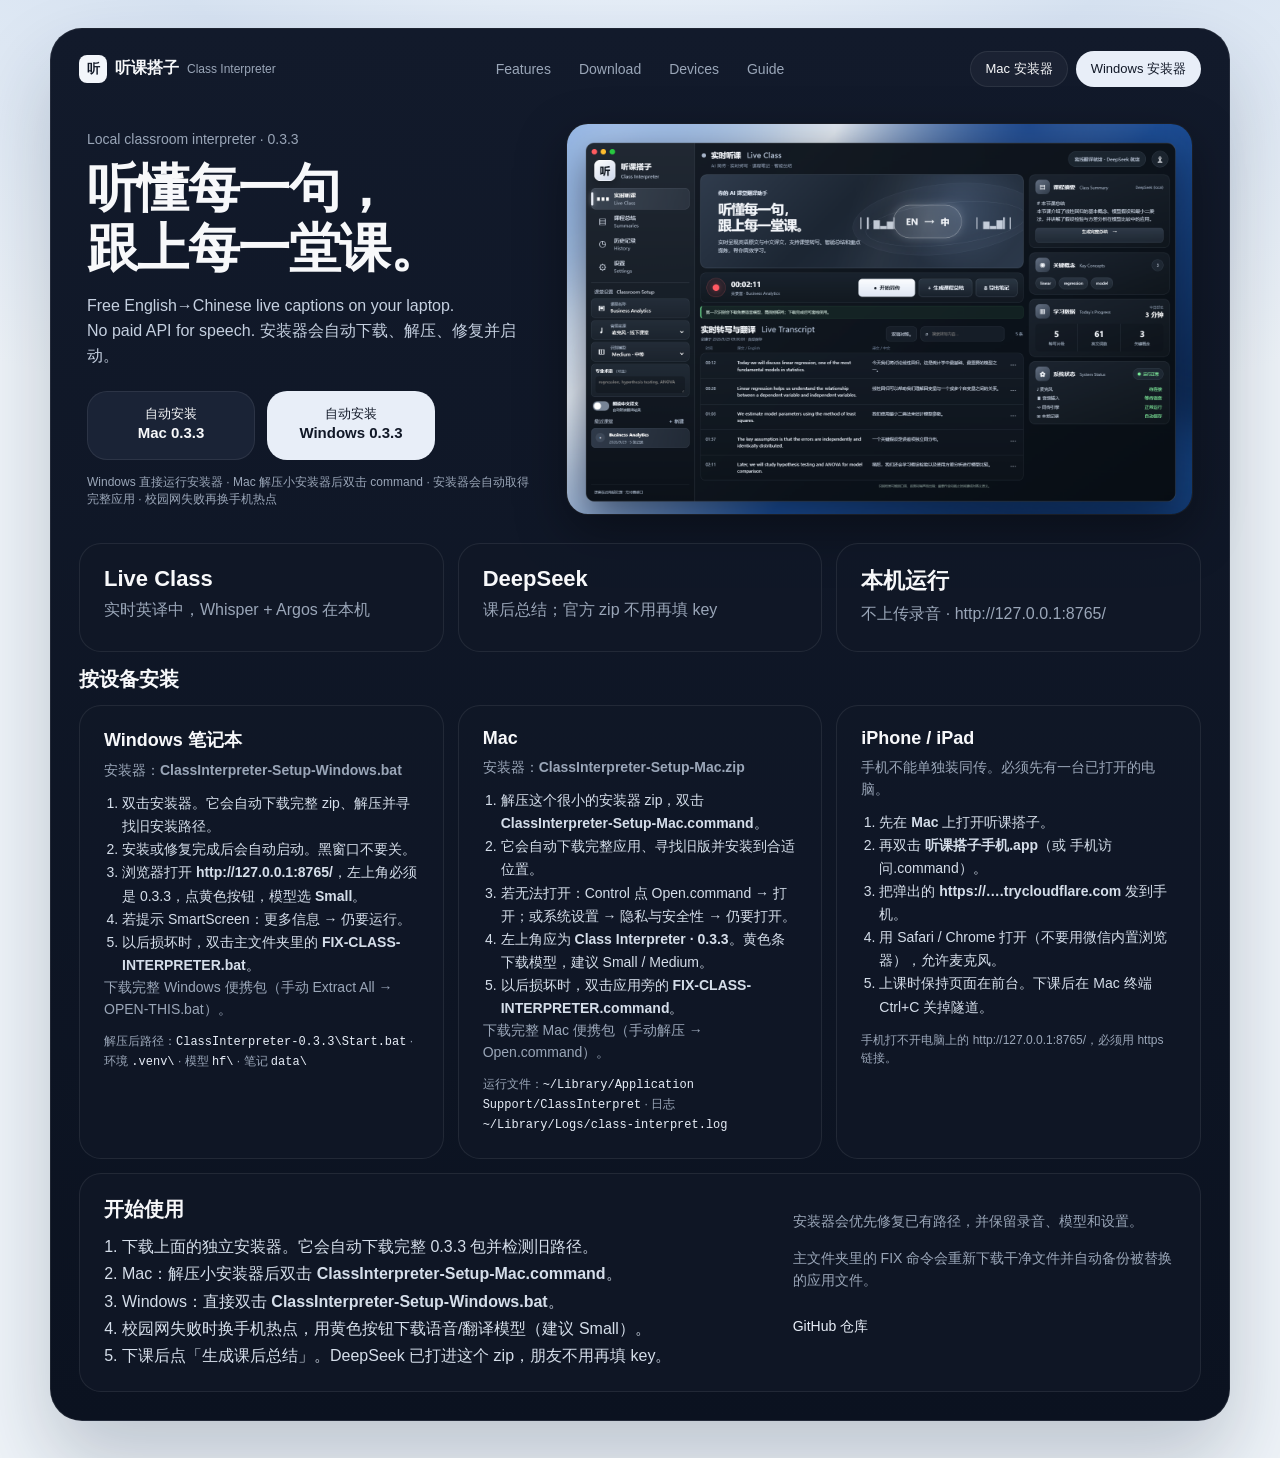
<file: docs/index.html>
<!doctype html>
<html lang="zh-CN">
<head>
  <meta charset="utf-8">
  <meta name="viewport" content="width=device-width, initial-scale=1">
  <title>听课搭子 · Class Interpreter</title>
  <meta name="description" content="免费本地英语课堂同传。听懂每一句，跟上每一堂课。Mac / Windows 下载。">
  <link rel="stylesheet" href="style.css">
</head>
<body>
  <div class="backdrop">
    <div class="shell">
      <header class="nav">
        <a class="brand" href="#top">
          <span class="mark">听</span>
          <strong>听课搭子</strong>
          <small>Class Interpreter</small>
        </a>
        <nav>
          <a href="#features">Features</a>
          <a href="#download">Download</a>
          <a href="#devices">Devices</a>
          <a href="#guide">Guide</a>
        </nav>
        <div class="nav-actions">
          <a class="pill ghost" href="ClassInterpreter-Setup-Mac.zip">Mac 安装器</a>
          <a class="pill light" href="ClassInterpreter-Setup-Windows.bat">Windows 安装器</a>
        </div>
      </header>

      <section class="hero" id="top">
        <div class="copy">
          <p class="eyebrow">Local classroom interpreter · 0.3.3</p>
          <h1>听懂每一句，<br>跟上每一堂课。</h1>
          <p class="lede">Free English→Chinese live captions on your laptop.<br>No paid API for speech. 安装器会自动下载、解压、修复并启动。</p>
          <div class="hero-actions" id="download">
            <a class="btn dark" href="ClassInterpreter-Setup-Mac.zip">自动安装<br><b>Mac 0.3.3</b></a>
            <a class="btn light" href="ClassInterpreter-Setup-Windows.bat">自动安装<br><b>Windows 0.3.3</b></a>
          </div>
          <p class="fine">Windows 直接运行安装器 · Mac 解压小安装器后双击 command · 安装器会自动取得完整应用 · 校园网失败再换手机热点</p>
        </div>
        <figure class="product">
          <img src="assets/app-preview.png" alt="听课搭子 Live Class 界面：英文原文与中文译文">
        </figure>
      </section>

      <section class="features" id="features">
        <article>
          <h2>Live Class</h2>
          <p>实时英译中，Whisper + Argos 在本机</p>
        </article>
        <article>
          <h2>DeepSeek</h2>
          <p>课后总结；官方 zip 不用再填 key</p>
        </article>
        <article>
          <h2>本机运行</h2>
          <p>不上传录音 · http://127.0.0.1:8765/</p>
        </article>
      </section>

      <section class="devices" id="devices">
        <h2>按设备安装</h2>
        <div class="device-grid">
          <article>
            <h3>Windows 笔记本</h3>
            <p>安装器：<b>ClassInterpreter-Setup-Windows.bat</b></p>
            <ol>
              <li>双击安装器。它会自动下载完整 zip、解压并寻找旧安装路径。</li>
              <li>安装或修复完成后会自动启动。黑窗口不要关。</li>
              <li>浏览器打开 <b>http://127.0.0.1:8765/</b>，左上角必须是 0.3.3，点黄色按钮，模型选 <b>Small</b>。</li>
              <li>若提示 SmartScreen：更多信息 → 仍要运行。</li>
              <li>以后损坏时，双击主文件夹里的 <b>FIX-CLASS-INTERPRETER.bat</b>。</li>
            </ol>
            <p><a href="ClassInterpreter-windows-0.3.3.zip">下载完整 Windows 便携包</a>（手动 Extract All → OPEN-THIS.bat）。</p>
            <p class="path">解压后路径：<code>ClassInterpreter-0.3.3\Start.bat</code> · 环境 <code>.venv\</code> · 模型 <code>hf\</code> · 笔记 <code>data\</code></p>
          </article>
          <article>
            <h3>Mac</h3>
            <p>安装器：<b>ClassInterpreter-Setup-Mac.zip</b></p>
            <ol>
              <li>解压这个很小的安装器 zip，双击 <b>ClassInterpreter-Setup-Mac.command</b>。</li>
              <li>它会自动下载完整应用、寻找旧版并安装到合适位置。</li>
              <li>若无法打开：Control 点 Open.command → 打开；或系统设置 → 隐私与安全性 → 仍要打开。</li>
              <li>左上角应为 <b>Class Interpreter · 0.3.3</b>。黄色条下载模型，建议 Small / Medium。</li>
              <li>以后损坏时，双击应用旁的 <b>FIX-CLASS-INTERPRETER.command</b>。</li>
            </ol>
            <p><a href="ClassInterpreter-mac-0.3.3.zip">下载完整 Mac 便携包</a>（手动解压 → Open.command）。</p>
            <p class="path">运行文件：<code>~/Library/Application Support/ClassInterpret</code> · 日志 <code>~/Library/Logs/class-interpret.log</code></p>
          </article>
          <article>
            <h3>iPhone / iPad</h3>
            <p>手机不能单独装同传。必须先有一台已打开的电脑。</p>
            <ol>
              <li>先在 <b>Mac</b> 上打开听课搭子。</li>
              <li>再双击 <b>听课搭子手机.app</b>（或 手机访问.command）。</li>
              <li>把弹出的 <b>https://….trycloudflare.com</b> 发到手机。</li>
              <li>用 Safari / Chrome 打开（不要用微信内置浏览器），允许麦克风。</li>
              <li>上课时保持页面在前台。下课后在 Mac 终端 Ctrl+C 关掉隧道。</li>
            </ol>
            <p class="path">手机打不开电脑上的 http://127.0.0.1:8765/，必须用 https 链接。</p>
          </article>
        </div>
      </section>

      <section class="guide" id="guide">
        <div>
          <h2>开始使用</h2>
          <ol>
            <li>下载上面的独立安装器。它会自动下载完整 0.3.3 包并检测旧路径。</li>
            <li>Mac：解压小安装器后双击 <b>ClassInterpreter-Setup-Mac.command</b>。</li>
            <li>Windows：直接双击 <b>ClassInterpreter-Setup-Windows.bat</b>。</li>
            <li>校园网失败时换手机热点，用黄色按钮下载语音/翻译模型（建议 Small）。</li>
            <li>下课后点「生成课后总结」。DeepSeek 已打进这个 zip，朋友不用再填 key。</li>
          </ol>
        </div>
        <aside>
          <p>安装器会优先修复已有路径，并保留录音、模型和设置。</p>
          <p>主文件夹里的 FIX 命令会重新下载干净文件并自动备份被替换的应用文件。</p>
          <a href="https://github.com/M2-King/class-interpret">GitHub 仓库</a>
        </aside>
      </section>
    </div>
  </div>
</body>
</html>
</file>
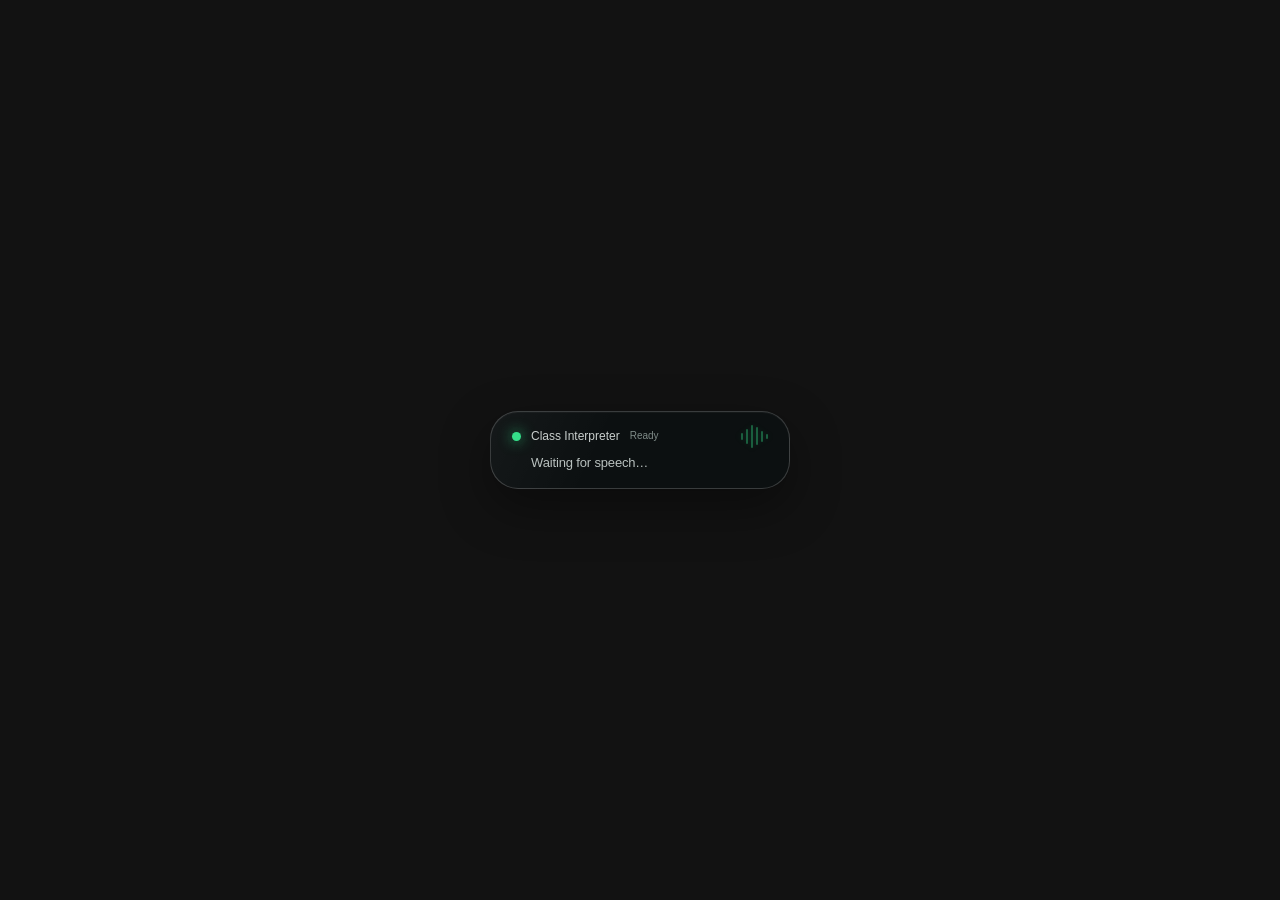
<file: subtitle.html>
<!doctype html>
<html lang="en" data-subtitle-window>
<head>
  <meta charset="utf-8">
  <meta name="viewport" content="width=device-width,initial-scale=1">
  <title>Class Interpreter Subtitles</title>
  <link rel="stylesheet" href="/subtitle.css?v=0.3.3-island2" data-subtitle-style>
  <script src="/subtitle-window.js?v=0.3.3-island3" defer></script>
</head>
<body class="subtitle-surface"></body>
</html>
</file>
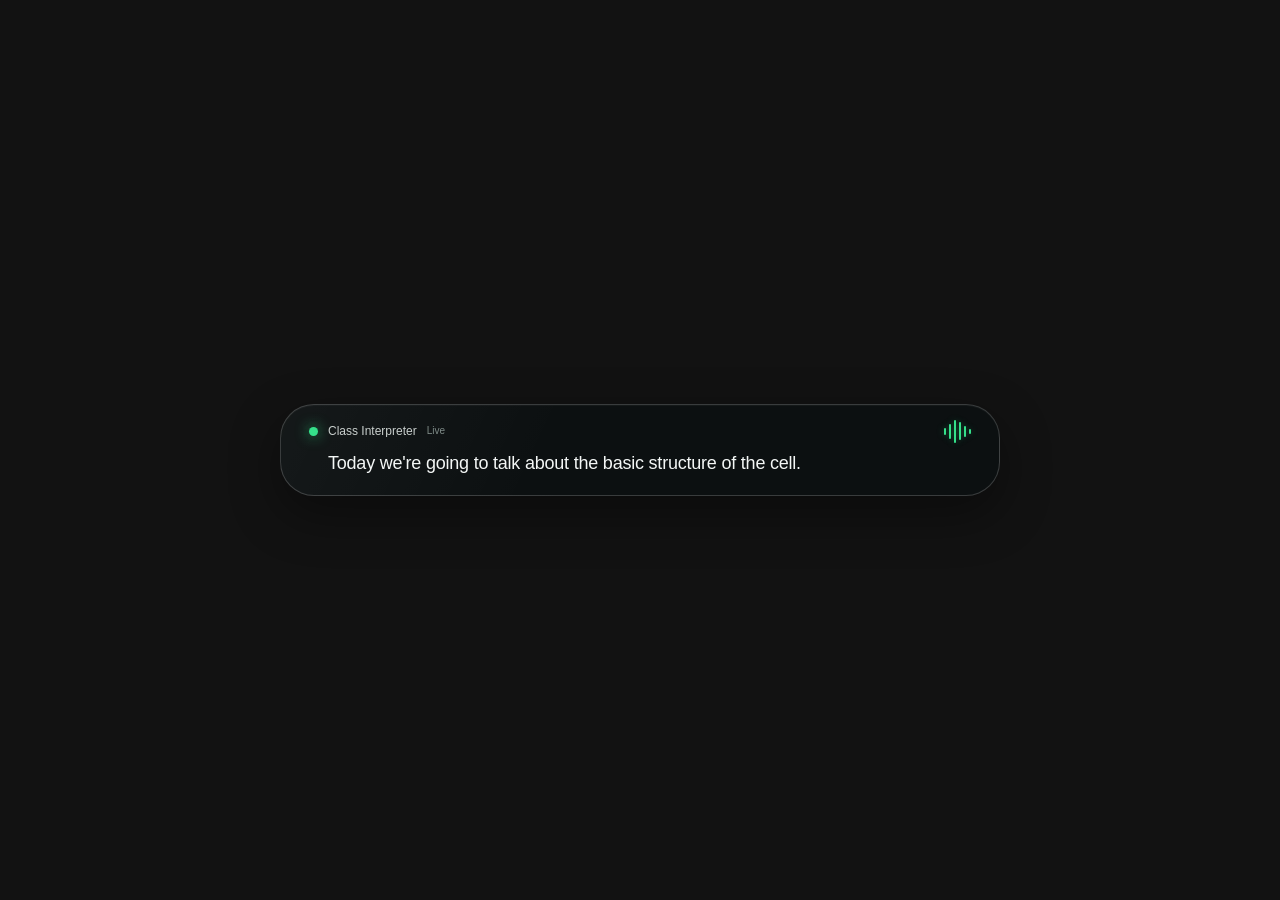
<file: tests/fixtures/subtitle-island-bilingual.html>
<!doctype html>
<html lang="en" data-subtitle-window>
<head>
  <meta charset="utf-8">
  <meta name="viewport" content="width=device-width,initial-scale=1">
  <title>Subtitle Island Visual Fixture</title>
  <link rel="stylesheet" href="/subtitle.css?v=0.3.3-island2" data-subtitle-style>
  <script src="/subtitle-window.js?v=0.3.3-island3" defer></script>
</head>
<body class="subtitle-surface">
  <script>
    window.addEventListener('load', () => window.postMessage({
      type: 'subtitle-state',
      payload: {
        mode: 'listening', entryId: 'visual-fixture',
        english: "Today we're going to talk about the basic structure of the cell.",
        englishState: 'final', chinese: '今天我们要讨论细胞的基本结构。',
        chineseState: 'final', connected: true, recording: true
      }
    }, location.origin));
  </script>
</body>
</html>
</file>
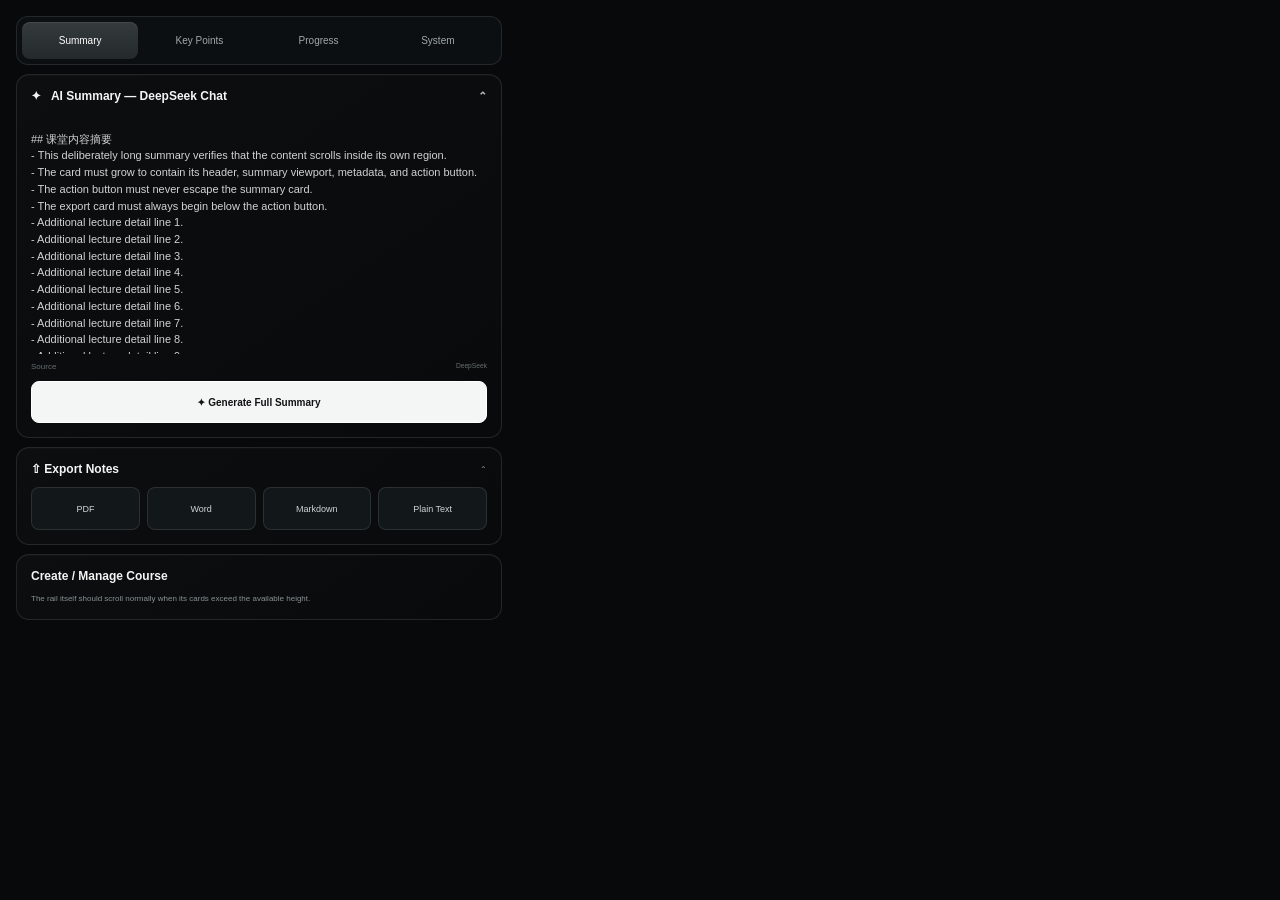
<file: tests/fixtures/summary-overflow.html>
<!doctype html>
<html lang="en">
<head>
  <meta charset="utf-8">
  <meta name="viewport" content="width=device-width,initial-scale=1">
  <title>Summary overflow fixture</title>
  <link rel="stylesheet" href="/style.css?v=0.3.3-golden2">
  <style>
    body { width: 520px; height: 720px; padding: 16px; overflow: hidden; }
    .insight-rail { width: 488px; height: 688px; }
  </style>
</head>
<body>
  <aside class="insight-rail">
    <div class="rail-tabs"><button class="active">Summary</button><button>Key Points</button><button>Progress</button><button>System</button></div>
    <section class="panel rail-panel active summary-card" id="summary-section">
      <h3><span><i class="spark">✦</i> AI Summary — DeepSeek Chat</span><button class="collapse-mark">⌃</button></h3>
      <div class="summary-content">
## 课堂内容摘要
- This deliberately long summary verifies that the content scrolls inside its own region.
- The card must grow to contain its header, summary viewport, metadata, and action button.
- The action button must never escape the summary card.
- The export card must always begin below the action button.
- Additional lecture detail line 1.
- Additional lecture detail line 2.
- Additional lecture detail line 3.
- Additional lecture detail line 4.
- Additional lecture detail line 5.
- Additional lecture detail line 6.
- Additional lecture detail line 7.
- Additional lecture detail line 8.
- Additional lecture detail line 9.
- Additional lecture detail line 10.
      </div>
      <div class="summary-meta"><span>Source</span><small>DeepSeek</small></div>
      <button class="button summary-action" id="summary-button">✦ Generate Full Summary</button>
    </section>
    <section class="panel export-card">
      <h3><span>⇧ Export Notes</span><small>⌃</small></h3>
      <div class="export-options"><button>PDF</button><button>Word</button><button>Markdown</button><button>Plain Text</button></div>
    </section>
    <section class="panel course-card"><h3>Create / Manage Course</h3><p class="course-help">The rail itself should scroll normally when its cards exceed the available height.</p></section>
  </aside>
</body>
</html>
</file>
<file: docs/style.css>
:root {
  --bg0: #d7e3f2;
  --bg1: #eef3f8;
  --shell: #0b1220;
  --panel: rgba(17, 24, 39, 0.72);
  --line: rgba(255, 255, 255, 0.08);
  --text: #f7f8fa;
  --muted: #9aa6b8;
  --light: #e8eef8;
}
* { box-sizing: border-box; }
html { scroll-behavior: smooth; }
body {
  margin: 0;
  min-height: 100vh;
  color: var(--text);
  font-family: Inter, "SF Pro Display", "PingFang SC", "Microsoft YaHei", sans-serif;
  background: radial-gradient(1200px 600px at 50% -10%, #f7fbff, var(--bg0) 45%, var(--bg1));
}
a { color: inherit; text-decoration: none; }
.backdrop {
  min-height: 100vh;
  padding: 28px 18px 40px;
  display: grid;
  place-items: center;
}
.shell {
  width: min(1180px, 100%);
  background: linear-gradient(180deg, #121a2b, var(--shell));
  border: 1px solid rgba(255,255,255,.08);
  border-radius: 32px;
  padding: 22px 28px 28px;
  box-shadow: 0 40px 80px rgba(20, 36, 64, .22);
}
.nav {
  display: grid;
  grid-template-columns: 1fr auto 1fr;
  align-items: center;
  gap: 16px;
  margin-bottom: 28px;
}
.brand {
  display: flex;
  align-items: baseline;
  gap: 8px;
}
.mark {
  width: 28px;
  height: 28px;
  border-radius: 8px;
  display: grid;
  place-items: center;
  background: #f3f6fb;
  color: #111827;
  font-size: 13px;
  font-weight: 700;
}
.brand strong { font-size: 16px; }
.brand small { color: var(--muted); font-size: 12px; }
.nav nav {
  display: flex;
  gap: 28px;
  color: var(--muted);
  font-size: 14px;
}
.nav nav a:hover { color: var(--text); }
.nav-actions { justify-self: end; display: flex; gap: 8px; }
.pill, .btn {
  display: inline-flex;
  align-items: center;
  justify-content: center;
  border-radius: 999px;
  border: 1px solid var(--line);
  font-size: 13px;
}
.pill { padding: 8px 14px; }
.pill.ghost { background: rgba(255,255,255,.04); }
.pill.light, .btn.light {
  background: var(--light);
  color: #111827;
  border-color: transparent;
}
.hero {
  display: grid;
  grid-template-columns: minmax(280px, 0.9fr) minmax(0, 1.25fr);
  gap: 28px;
  align-items: center;
  padding: 8px 8px 28px;
}
.eyebrow {
  margin: 0 0 12px;
  color: var(--muted);
  font-size: 14px;
}
.copy h1 {
  margin: 0;
  font-size: clamp(34px, 4.4vw, 52px);
  line-height: 1.15;
  letter-spacing: -0.03em;
}
.lede {
  margin: 16px 0 22px;
  color: #c5d0e0;
  font-size: 16px;
  line-height: 1.55;
}
.hero-actions { display: flex; gap: 12px; flex-wrap: wrap; }
.btn {
  min-width: 168px;
  padding: 14px 22px 16px;
  text-align: center;
  line-height: 1.25;
  border-radius: 20px;
  display: inline-flex;
  flex-direction: column;
  gap: 2px;
}
.btn.dark { background: #1a2336; }
.btn b { display: block; font-size: 15px; }
.fine {
  margin: 14px 0 0;
  color: var(--muted);
  font-size: 12px;
}
.product {
  margin: 0;
  border-radius: 22px;
  overflow: hidden;
  border: 1px solid var(--line);
  background: #070b14;
  box-shadow: 0 18px 50px rgba(0,0,0,.35);
}
.product img { display: block; width: 100%; height: auto; }
.features {
  display: grid;
  grid-template-columns: repeat(3, 1fr);
  gap: 14px;
}
.features article, .guide {
  background: var(--panel);
  border: 1px solid var(--line);
  border-radius: 22px;
}
.features article { padding: 22px 24px 26px; }
.features h2 { margin: 0; font-size: 22px; font-weight: 600; }
.features p { margin: 8px 0 0; color: var(--muted); }
.guide {
  margin-top: 14px;
  padding: 22px 24px;
  display: grid;
  grid-template-columns: 1.4fr 0.8fr;
  gap: 18px;
}
.guide h2 { margin: 0 0 10px; font-size: 20px; }
.guide ol { margin: 0; padding-left: 18px; color: #d5deea; line-height: 1.7; }
.guide aside {
  color: var(--muted);
  font-size: 14px;
  line-height: 1.6;
}
.guide aside a { display: inline-block; margin-top: 10px; color: var(--light); }
.devices {
  margin-top: 14px;
}
.devices h2 {
  margin: 0 0 12px;
  font-size: 20px;
}
.device-grid {
  display: grid;
  grid-template-columns: repeat(3, 1fr);
  gap: 14px;
}
.device-grid article {
  background: var(--panel);
  border: 1px solid var(--line);
  border-radius: 22px;
  padding: 22px 24px 24px;
}
.device-grid h3 { margin: 0 0 8px; font-size: 18px; }
.device-grid p { margin: 0 0 10px; color: var(--muted); font-size: 14px; line-height: 1.55; }
.device-grid ol { margin: 0; padding-left: 18px; color: #d5deea; line-height: 1.65; font-size: 14px; }
.device-grid .path {
  margin: 12px 0 0;
  font-size: 12px;
  color: var(--muted);
}
.device-grid code {
  font-size: 12px;
  color: var(--light);
}
@media (max-width: 900px) {
  .nav, .hero, .features, .guide, .device-grid { grid-template-columns: 1fr; }
  .nav nav, .nav-actions { justify-self: start; }
  .copy h1 { font-size: 34px; }
}
</file>
<file: subtitle.css>
:root {
  color-scheme: dark;
  font-family: Inter, "Segoe UI Variable", "Segoe UI", "SF Pro Display", "PingFang SC", "Microsoft YaHei", sans-serif;
  --subtitle-scale: 1;
  --island-bg: rgba(12, 16, 18, .88);
  --island-border: rgba(255, 255, 255, .19);
  --primary: #f4f7f6;
  --secondary: rgba(235, 241, 239, .78);
  --muted: #a8b1af;
  --green: #35e08a;
  --amber: #efb75c;
}

:root[data-theme="light"] {
  color-scheme: light;
  --island-bg: rgba(248, 251, 250, .92);
  --island-border: rgba(35, 62, 56, .24);
  --primary: #17211f;
  --secondary: rgba(44, 61, 57, .78);
  --muted: #65736f;
  --green: #12aa66;
  --amber: #b97613;
}
:root[data-theme="light"] .subtitle-island { background: linear-gradient(115deg, rgba(255,255,255,.72), transparent 38%), var(--island-bg); box-shadow: 0 18px 50px rgba(30,53,48,.20), inset 0 1px 0 rgba(255,255,255,.75); }
:root[data-theme="light"] .is-solid .subtitle-island { --island-bg: rgba(250,252,251,.99); }
:root[data-theme="light"] .product-name { color: #35433f; }
:root[data-theme="light"] .island-status { color: #72807c; }
:root[data-theme="light"] .subtitle-island.is-ready .subtitle-en { color: #566460; }
:root[data-theme="light"] .island-controls button { border-color: rgba(34,60,54,.15); background: rgba(34,60,54,.055); color: #465550; }
:root[data-theme="light"] .island-controls button:hover,
:root[data-theme="light"] .island-controls button:focus-visible,
:root[data-theme="light"] .island-controls button.active { border-color: rgba(34,60,54,.35); background: rgba(34,60,54,.13); color: #101a17; }

* { box-sizing: border-box; }

html, body {
  width: 100%;
  min-width: 0;
  height: 100%;
  min-height: 0;
  margin: 0;
  overflow: hidden;
  background: transparent;
  color: var(--primary);
}

body.subtitle-surface {
  display: grid;
  place-items: center;
  padding: 7px;
}

.subtitle-island {
  width: min(720px, 100%);
  min-width: 0;
  min-height: 92px;
  padding: 15px 28px 16px;
  position: relative;
  overflow: hidden;
  border: 1px solid var(--island-border);
  border-radius: 34px;
  background: linear-gradient(115deg, rgba(255, 255, 255, .035), transparent 38%), var(--island-bg);
  box-shadow: 0 18px 50px rgba(0, 0, 0, .38), inset 0 1px 0 rgba(255, 255, 255, .035);
  backdrop-filter: blur(22px) saturate(125%);
  -webkit-backdrop-filter: blur(22px) saturate(125%);
  transition: width .18s ease, min-height .18s ease, border-radius .18s ease, background .18s ease;
}

.is-solid .subtitle-island {
  --island-bg: rgba(8, 11, 12, .98);
  backdrop-filter: none;
  -webkit-backdrop-filter: none;
}

.subtitle-island.is-ready {
  width: min(300px, 100%);
  min-height: 54px;
  padding: 13px 21px;
  border-radius: 28px;
}

.island-meta {
  min-width: 0;
  display: flex;
  align-items: center;
  gap: 10px;
  color: var(--muted);
  font-size: 12px;
  line-height: 1;
}

body[data-embedded="true"] .island-meta {
  cursor: grab;
  touch-action: none;
  user-select: none;
}

body[data-embedded="true"] .island-meta:active { cursor: grabbing; }

.live-dot {
  width: 9px;
  height: 9px;
  flex: 0 0 auto;
  border-radius: 50%;
  background: var(--green);
  box-shadow: 0 0 14px rgba(53, 224, 138, .85);
}

.is-disconnected .live-dot,
[data-mode="compatibility"] .live-dot {
  background: var(--amber);
  box-shadow: 0 0 12px rgba(239, 183, 92, .6);
}

.product-name {
  overflow: hidden;
  color: #c9cfcd;
  text-overflow: ellipsis;
  white-space: nowrap;
}

.island-status {
  color: #7f8b88;
  font-size: 10px;
  white-space: nowrap;
}

.waveform {
  height: 23px;
  margin-left: auto;
  display: flex;
  align-items: center;
  gap: 3px;
  color: var(--green);
  transition: opacity .15s ease;
}

.waveform i {
  width: 2px;
  height: 7px;
  display: block;
  border-radius: 3px;
  background: currentColor;
  box-shadow: 0 0 7px rgba(53, 224, 138, .38);
  animation: island-wave 1.05s ease-in-out infinite alternate;
}

.waveform i:nth-child(2) { height: 15px; animation-delay: -.8s; }
.waveform i:nth-child(3) { height: 23px; animation-delay: -.4s; }
.waveform i:nth-child(4) { height: 18px; animation-delay: -.65s; }
.waveform i:nth-child(5) { height: 11px; animation-delay: -.2s; }
.waveform i:nth-child(6) { height: 5px; animation-delay: -.95s; }

[data-english-state="waiting"] .waveform,
[data-mode="saved"] .waveform,
.subtitle-island.is-ready .waveform { opacity: .38; }

.subtitle-copy {
  min-width: 0;
  margin: 9px 38px 0 19px;
}

.subtitle-island.is-ready .subtitle-copy { margin: 7px 0 0 19px; }

.subtitle-copy p {
  margin: 0;
  overflow: hidden;
  display: -webkit-box;
  -webkit-box-orient: vertical;
  -webkit-line-clamp: 2;
  text-wrap: pretty;
  overflow-wrap: anywhere;
}

.subtitle-en {
  color: var(--primary);
  font-size: calc(18px * var(--subtitle-scale));
  font-weight: 520;
  line-height: 1.28;
  letter-spacing: -.012em;
}

.subtitle-zh {
  margin-top: 4px !important;
  color: var(--secondary);
  font-size: calc(14px * var(--subtitle-scale));
  font-weight: 430;
  line-height: 1.28;
}

[data-english-state="partial"] .subtitle-en { opacity: .76; }
.subtitle-island.is-ready .subtitle-en {
  color: #b9c1bf;
  font-size: calc(13px * var(--subtitle-scale));
  font-weight: 450;
  white-space: nowrap;
  -webkit-line-clamp: 1;
}

.island-controls {
  position: absolute;
  z-index: 2;
  top: 9px;
  right: 20px;
  display: flex;
  align-items: center;
  gap: 4px;
  opacity: 0;
  pointer-events: none;
  transform: translateX(7px);
  transition: opacity .14s ease, transform .14s ease;
}

.subtitle-island:hover .waveform,
.subtitle-island:focus-within .waveform { display: none; }
.subtitle-island:hover .island-controls,
.subtitle-island:focus-within .island-controls {
  opacity: 1;
  pointer-events: auto;
  transform: translateX(0);
}

.island-controls button {
  width: 25px;
  height: 25px;
  padding: 0;
  border: 1px solid rgba(255, 255, 255, .13);
  border-radius: 50%;
  background: rgba(255, 255, 255, .055);
  color: #cdd3d1;
  font: inherit;
  font-size: 11px;
  cursor: pointer;
}

.island-controls button:hover,
.island-controls button:focus-visible,
.island-controls button.active {
  border-color: rgba(255, 255, 255, .36);
  background: rgba(255, 255, 255, .14);
  color: #fff;
  outline: none;
}

@keyframes island-wave {
  from { transform: scaleY(.55); opacity: .65; }
  to { transform: scaleY(1.08); opacity: 1; }
}

@media (max-width: 520px) {
  body.subtitle-surface { padding: 5px; }
  .subtitle-island { padding: 13px 18px 14px; border-radius: 28px; }
  .subtitle-copy { margin-right: 0; margin-left: 18px; }
  .product-name { max-width: 120px; }
  .island-status { display: none; }
}

@media (prefers-contrast: more) {
  .subtitle-island { border-color: rgba(255, 255, 255, .56); --island-bg: rgba(0, 0, 0, .98); }
  .subtitle-zh { color: #fff; }
}

@media (prefers-reduced-motion: reduce) {
  .subtitle-island, .island-controls { transition: none; }
  .waveform i { animation: none; }
}
</file>
<file: style.css>
:root {
  color-scheme: dark;
  --bg: #07090a;
  --shell: #090c0e;
  --sidebar: #0b0e10;
  --panel: #0d1113;
  --panel-strong: #111517;
  --surface: #151a1c;
  --surface-hover: #1b2022;
  --text: #f4f6f5;
  --soft: #c9cecd;
  --muted: #838b8d;
  --faint: #596164;
  --line: rgba(255,255,255,.105);
  --line-strong: rgba(255,255,255,.17);
  --green: #28df79;
  --red: #ff5c57;
  --amber: #e9bd67;
  --radius: 13px;
  --font: Inter, ui-sans-serif, "SF Pro Display", "Segoe UI", "PingFang SC", "Microsoft YaHei", sans-serif;
}

* { box-sizing: border-box; }
html, body { margin: 0; min-width: 320px; min-height: 100%; background: var(--bg); color: var(--text); font-family: var(--font); }
body { min-height: 100vh; overflow: hidden; }
button, input, select, textarea { font: inherit; color: inherit; }
button { cursor: pointer; }
button:disabled { cursor: not-allowed; opacity: .46; }
input, select, textarea { outline: none; }
[hidden], .sr-only { display: none !important; }

.desktop, .window, .app { width: 100%; min-height: 100vh; }
.window { background: var(--shell); }
.app { display: grid; grid-template-columns: 260px minmax(0,1fr); }

.sidebar {
  height: 100vh;
  padding: 25px 12px 16px;
  display: flex;
  flex-direction: column;
  overflow: hidden;
  border-right: 1px solid var(--line);
  background:
    radial-gradient(500px 420px at -20% 100%, rgba(76,85,86,.10), transparent 65%),
    linear-gradient(180deg,#0c1012,#080b0c);
}
.brand { min-height: 72px; padding: 4px 16px 24px; display: flex; align-items: flex-start; gap: 13px; }
.brand > span:last-child { display: grid; gap: 3px; min-width: 0; }
.brand strong { font-size: 16px; line-height: 1.2; letter-spacing: -.3px; white-space: nowrap; }
.brand small { color: var(--muted); font-size: 9px; white-space: nowrap; }
.brand-mark { width: 36px; height: 38px; display: flex; align-items: center; justify-content: center; gap: 3px; flex: 0 0 auto; }
.brand-mark i { width: 4px; border-radius: 6px; background: #f3f5f4; }
.brand-mark i:nth-child(1) { height: 20px; }
.brand-mark i:nth-child(2) { height: 34px; }
.brand-mark i:nth-child(3) { height: 27px; }
.brand-mark i:nth-child(4) { height: 15px; }

.side-nav { display: grid; gap: 7px; }
.nav-item {
  width: 100%;
  min-height: 48px;
  padding: 8px 16px;
  display: grid;
  grid-template-columns: 32px 1fr;
  align-items: center;
  gap: 9px;
  border: 1px solid transparent;
  border-radius: 10px;
  background: transparent;
  color: #d6dada;
  text-align: left;
  transition: background .16s ease, border-color .16s ease, color .16s ease;
}
.nav-item:hover { background: rgba(255,255,255,.045); color: #fff; }
.nav-item.active {
  border-color: rgba(255,255,255,.06);
  background: linear-gradient(100deg,rgba(255,255,255,.14),rgba(255,255,255,.085));
  color: #fff;
  box-shadow: inset 0 1px rgba(255,255,255,.04);
}
.nav-item b { font-size: 14px; font-weight: 560; }
.nav-icon { width: 24px; color: #e9eceb; font-size: 22px; line-height: 1; text-align: center; }
.nav-icon.bars { font-size: 19px; }
.sidebar-spacer { flex: 1; min-height: 16px; }
.settings-link { margin-bottom: 16px; }

.sidebar-card {
  position: relative;
  min-height: 272px;
  padding: 153px 18px 18px;
  overflow: hidden;
  border: 1px solid var(--line);
  border-radius: 14px;
  background: #0f1315;
}
.sidebar-card .mesh { position: absolute; inset: 0 0 auto; height: 143px; overflow: hidden; background: linear-gradient(150deg,#3e4547,#111517 45%,#090b0c); }
.sidebar-card .mesh i { position: absolute; width: 205px; height: 100px; left: -45px; top: 74px; border: 1px solid rgba(255,255,255,.10); border-radius: 50% 50% 0 0; transform: rotate(-8deg); background: linear-gradient(145deg,#3c4244,#101315 66%); }
.sidebar-card .mesh i:nth-child(2) { left: 48px; top: 83px; background: #090b0c; }
.sidebar-card .mesh i:nth-child(3) { left: 118px; top: 102px; background: #1a1f20; }
.sidebar-card strong { position: relative; font-size: 18px; line-height: 1.15; letter-spacing: -.55px; }
.sidebar-card p { position: relative; margin: 13px 0 0; color: #b3b9b8; font-size: 10px; line-height: 1.5; }
.sidebar-footer { min-height: 48px; margin-top: 9px; display: flex; align-items: center; gap: 9px; }
.quiet-exit { min-width: 0; padding: 7px 2px; border: 0; background: none; color: var(--faint); font-size: 9px; text-align: left; }
.mobile-nav { display: none; }

.stage {
  height: 100vh;
  min-width: 0;
  padding: 0 16px 14px;
  overflow: auto;
  background:
    radial-gradient(900px 420px at 35% -18%,rgba(62,72,74,.15),transparent 62%),
    #090c0e;
  scrollbar-color: #33393a transparent;
}
.topbar {
  height: 86px;
  display: grid;
  grid-template-columns: 280px minmax(260px,1fr) auto;
  align-items: center;
  gap: 18px;
}
.course-switcher {
  height: 53px;
  padding: 8px 13px;
  display: flex;
  align-items: center;
  gap: 12px;
  border: 1px solid var(--line);
  border-radius: 12px;
  background: rgba(255,255,255,.018);
}
.course-icon { font-size: 18px; transform: rotate(45deg); color: #f2f4f3; }
.course-copy { min-width: 0; flex: 1; display: grid; gap: 1px; }
.course-copy small { color: var(--muted); font-size: 9px; }
.course-copy input { width: 100%; padding: 0; border: 0; background: transparent; color: #fff; font-size: 13px; font-weight: 650; }

.search-wrap {
  display: flex;
  align-items: center;
  gap: 9px;
  border: 1px solid var(--line);
  border-radius: 11px;
  background: rgba(255,255,255,.025);
}
.search-wrap.global { width: min(430px,100%); height: 43px; padding: 0 12px; justify-self: end; }
.search-wrap input { min-width: 0; width: 100%; height: 100%; padding: 0; border: 0; background: transparent; color: #e3e6e5; font-size: 11px; }
.search-wrap input::placeholder { color: #747c7d; }
.search-wrap kbd { padding: 5px 7px; border-radius: 6px; background: rgba(255,255,255,.06); color: #a3aaaa; font: 9px var(--font); }
.top-actions { min-width: 0; display: flex; justify-content: flex-end; align-items: center; gap: 11px; }
.status-pill { display: none; }
.avatar { width: 39px; height: 39px; display: grid; place-items: center; flex: 0 0 auto; border: 1px solid var(--line-strong); border-radius: 50%; background: radial-gradient(circle at 35% 30%,#606a6b,#171b1d 65%); font-size: 10px; }
.theme-toggle { width: 38px; height: 38px; display: grid; place-items: center; flex: 0 0 auto; border: 1px solid var(--line-strong); border-radius: 11px; background: var(--panel-strong); color: var(--soft); transition: transform .16s ease, background .16s ease, color .16s ease; }
.theme-toggle:hover { transform: translateY(-1px); background: var(--surface-hover); color: var(--text); }
.theme-toggle span { font-size: 17px; line-height: 1; }

.model-banner {
  display: none;
  min-height: 48px;
  margin: -2px 0 10px;
  padding: 9px 11px;
  align-items: center;
  gap: 9px;
  border: 1px solid rgba(233,189,103,.25);
  border-radius: 10px;
  background: rgba(120,86,25,.14);
  color: #ead5a4;
  flex-wrap: wrap;
}
.model-banner.show { display: flex; }
.banner-icon { width: 22px; height: 22px; display: grid; place-items: center; border-radius: 50%; background: rgba(233,189,103,.16); font-weight: 800; }
.model-banner p { flex: 1; margin: 0; font-size: 10px; }
.banner-actions { display: flex; gap: 6px; }
.model-download-progress { flex: 0 0 100%; display: grid; gap: 6px; padding: 9px 10px 8px; border: 1px solid rgba(255,255,255,.09); border-radius: 8px; background: rgba(7,10,12,.34); }
.model-download-progress[hidden] { display: none; }
.model-progress-heading { display: flex; justify-content: space-between; align-items: center; gap: 12px; color: var(--text); font-size: 10px; }
.model-progress-heading strong { overflow: hidden; text-overflow: ellipsis; white-space: nowrap; }
.model-progress-heading span { color: #77e5a5; font-variant-numeric: tabular-nums; }
.model-progress-track { height: 7px; overflow: hidden; border-radius: 999px; background: rgba(255,255,255,.1); box-shadow: inset 0 1px 2px rgba(0,0,0,.3); }
.model-progress-track span { display: block; width: 0; height: 100%; border-radius: inherit; background: linear-gradient(90deg,#35c77a,#73e6a7); box-shadow: 0 0 12px rgba(70,220,140,.32); transition: width .3s ease; }
.model-download-progress small { overflow: hidden; color: var(--soft); font-size: 9px; line-height: 1.4; text-overflow: ellipsis; white-space: nowrap; }
.model-download-progress.failed .model-progress-heading span { color: #ff7777; }
.model-download-progress.failed .model-progress-track span { background: #d94b4b; }

.view { animation: view-in .18s ease both; }
@keyframes view-in { from { opacity: 0; transform: translateY(2px); } }
.panel {
  border: 1px solid var(--line);
  border-radius: var(--radius);
  background: linear-gradient(145deg,rgba(255,255,255,.022),rgba(255,255,255,.009));
  box-shadow: inset 0 1px rgba(255,255,255,.018);
}
.button {
  min-height: 36px;
  padding: 8px 13px;
  border: 1px solid var(--line-strong);
  border-radius: 8px;
  background: #171c1e;
  color: #e9eceb;
  font-size: 10px;
  font-weight: 650;
}
.button:hover { border-color: rgba(255,255,255,.29); background: #1d2325; }
.button.primary { border-color: #fff; background: #f4f5f5; color: #111415; }

.live-workspace {
  height: calc(100vh - 100px);
  min-height: 660px;
  display: grid;
  grid-template-columns: minmax(590px,1fr) 468px;
  gap: 16px;
  align-items: stretch;
}
.live-center { min-width: 0; min-height: 0; display: flex; flex-direction: column; gap: 10px; }

.session-console {
  min-height: 108px;
  padding: 13px 15px;
  display: grid;
  grid-template-columns: 245px minmax(160px,1fr) 76px 242px;
  align-items: center;
  gap: 13px;
}
.record-cluster { min-width: 0; display: flex; align-items: center; gap: 15px; }
.record-control {
  width: 65px;
  height: 65px;
  display: grid;
  place-items: center;
  flex: 0 0 auto;
  border: 6px solid #2c3234;
  border-radius: 50%;
  background: #f5f6f6;
  color: #101314;
  box-shadow: 0 0 0 1px rgba(255,255,255,.42),0 8px 26px rgba(0,0,0,.38);
}
.record-control i { font-style: normal; font-size: 19px; font-weight: 850; margin-left: 2px; }
.record-control.recording { border-color: #363c3e; background: #fff; color: #111; }
.record-copy { min-width: 0; display: grid; gap: 5px; }
.record-copy strong { font-size: 16px; letter-spacing: -.25px; white-space: nowrap; }
.record-indicator { display: flex; align-items: center; gap: 7px; color: var(--muted); font-size: 11px; }
.record-indicator span { width: 7px; height: 7px; border-radius: 50%; background: #626a6b; }
.record-indicator i { overflow: hidden; text-overflow: ellipsis; white-space: nowrap; font-style: normal; }
.record-indicator.active { color: #a9eec3; }
.record-indicator.active span { background: var(--green); box-shadow: 0 0 12px rgba(40,223,121,.65); }

.waveform { height: 51px; display: flex; align-items: center; justify-content: center; gap: 4px; overflow: hidden; }
.waveform i { width: 3px; height: 12px; flex: 0 0 auto; border-radius: 4px; background: #aeb5b4; opacity: .7; }
.waveform i:nth-child(3n) { height: 29px; }
.waveform i:nth-child(4n) { height: 43px; }
.waveform i:nth-child(5n) { height: 20px; }
.session-console:has(.record-indicator.active) .waveform i { animation: wave .68s ease-in-out infinite alternate; background: #eef1f0; }
.session-console:has(.record-indicator.active) .waveform i:nth-child(2n) { animation-delay: -.31s; }
.session-console:has(.record-indicator.active) .waveform i:nth-child(3n) { animation-delay: -.49s; }
@keyframes wave { to { height: 7px; opacity: .32; } }
.session-clock { color: #bbc0bf; font-size: 12px; font-variant-numeric: tabular-nums; white-space: nowrap; }

.model-switch { min-width: 0; padding-left: 12px; border-left: 1px solid var(--line); }
.model-switch > span { display: block; margin-bottom: 7px; color: #d6dad9; font-size: 10px; }
.model-switch > div { display: grid; grid-template-columns: repeat(3,1fr); gap: 3px; padding: 3px; border-radius: 8px; background: rgba(255,255,255,.035); }
.model-switch .model-card { min-height: 32px; padding: 4px; border: 1px solid transparent; border-radius: 7px; background: transparent; color: #969e9f; font-size: 10px; }
.model-switch .model-card.selected { border-color: rgba(255,255,255,.75); background: #f2f4f3; color: #101314; box-shadow: 0 0 15px rgba(255,255,255,.12); }
.model-switch select { position: absolute; width: 1px; height: 1px; opacity: 0; pointer-events: none; }

.language-console {
  min-height: 88px;
  padding: 12px 13px;
  display: grid;
  grid-template-columns: minmax(180px,1fr) 35px minmax(180px,1fr) minmax(300px,1.5fr);
  gap: 10px;
  align-items: end;
}
.language-console label > span, .language-pair > span { display: block; margin-bottom: 6px; color: #a4abaa; font-size: 10px; }
.language-console select, .language-pair strong {
  width: 100%;
  min-height: 38px;
  padding: 8px 11px;
  display: flex;
  justify-content: space-between;
  align-items: center;
  border: 1px solid var(--line);
  border-radius: 8px;
  background: #111618;
  color: #eef0ef;
  font-size: 11px;
}
.language-pair small { color: #848c8d; font-weight: 500; }
.language-arrow { height: 38px; display: grid; place-items: center; color: #c4c9c8; }
.view-toggles { height: 38px; display: flex; justify-content: flex-end; align-items: center; gap: 15px; }
.subtitle-window-button { min-height: 29px; padding: 5px 10px; border: 1px solid #3c4545; border-radius: 8px; background: #151b1c; color: #dce2e0; font-size: 9px; white-space: nowrap; }
.subtitle-window-button:hover { border-color: #75807f; background: #1d2425; }
.subtitle-window-button.is-open { border-color: #43d68a; background: #10251c; color: #8ff0ba; }
.subtitle-island-fallback {
  width: min(720px, calc(100vw - 24px));
  height: 148px;
  position: fixed;
  z-index: 10000;
  left: 50%;
  top: 18px;
  transform: translateX(-50%);
  border: 0;
  border-radius: 36px;
  background: transparent;
  filter: drop-shadow(0 18px 42px rgba(0, 0, 0, .42));
  touch-action: none;
}
.switch { display: flex; align-items: center; gap: 7px; white-space: nowrap; }
.switch > span { margin: 0 !important; color: #afb5b4 !important; }
.switch input { position: absolute; opacity: 0; pointer-events: none; }
.switch i { width: 31px; height: 18px; position: relative; border: 1px solid #485052; border-radius: 20px; background: #1b2022; }
.switch i::after { content: ""; width: 12px; height: 12px; position: absolute; left: 2px; top: 2px; border-radius: 50%; background: #858d8e; transition: .18s; }
.switch input:checked + i { border-color: #f0f2f1; background: #f0f2f1; }
.switch input:checked + i::after { left: 15px; background: #111415; }
.speak-toggle { display: none; }

.transcript-shell {
  min-height: 0;
  flex: 1;
  position: relative;
  display: flex;
  flex-direction: column;
  overflow: hidden;
}
.transcript-toolbar {
  min-height: 55px;
  padding: 6px 2px 9px;
  display: grid;
  grid-template-columns: minmax(190px,1fr) 195px auto;
  align-items: center;
  gap: 9px;
}
.transcript-toolbar h2 { margin: 0; font-size: 15px; }
.transcript-toolbar p { margin: 3px 0 0; color: var(--muted); font-size: 9px; }
.search-wrap.compact { height: 33px; padding: 0 10px; }
.count { color: #858d8e; font-size: 10px; white-space: nowrap; }

.notice { margin: 0 0 7px; padding: 7px 10px; border: 1px solid rgba(55,165,98,.20); border-radius: 8px; background: rgba(42,102,65,.12); color: #91c9a6; font-size: 9px; }
.notice:empty { display: none; }
.notice.error { border-color: rgba(255,92,87,.30); background: rgba(125,35,33,.19); color: #ffaaa7; }
.notice.warn { border-color: rgba(233,189,103,.24); background: rgba(117,82,22,.16); color: #e5c785; }
.live-preview { margin: 0 0 8px; padding: 10px 12px; display: grid; grid-template-columns: 42px 1fr; gap: 11px; border: 1px solid rgba(75,214,139,.25); border-radius: 10px; background: linear-gradient(100deg,rgba(35,112,69,.15),rgba(255,255,255,.018)); }
.live-preview[hidden] { display: none; }
.live-preview > span { align-self: start; padding: 4px 6px; border-radius: 5px; background: rgba(54,217,130,.13); color: #65e49e; font-size: 8px; font-weight: 800; letter-spacing: .08em; text-align: center; }
.live-preview p, .live-preview strong { display: block; margin: 0; overflow-wrap: anywhere; line-height: 1.45; }
.live-preview p { color: #d7dddb; font-size: 11px; }
.live-preview strong { margin-top: 3px; color: #9ea8a5; font-size: 12px; }
.transcript-head { min-height: 27px; padding: 5px 4px; display: grid; grid-template-columns: 62px 1fr 38px; gap: 9px; color: #687173; font-size: 8px; }
.transcript { min-height: 0; flex: 1; padding: 0 0 60px; overflow: auto; scrollbar-width: thin; scrollbar-color: #33393a transparent; }
.empty { min-height: 240px; display: grid; place-content: center; text-align: center; color: #747d7e; }
.empty strong { color: #b8bdbc; font-size: 15px; }
.empty p { margin: 7px 0; font-size: 10px; }

.entry {
  margin-bottom: 10px;
  padding: 0;
  display: grid;
  grid-template-columns: 62px minmax(0,1fr) 38px;
  gap: 9px;
  align-items: start;
}
.entry-time { padding-top: 15px; color: #bbc0c0; font-size: 10px; font-variant-numeric: tabular-nums; }
.entry-copy { overflow: hidden; border: 1px solid var(--line); border-radius: 12px; background: rgba(255,255,255,.013); }
.transcript-line { min-height: 57px; padding: 10px 12px; display: grid; grid-template-columns: 36px 1fr; gap: 10px; align-items: start; }
.transcript-line + .transcript-line { border-top: 1px solid var(--line); }
.transcript-line:first-child { background: linear-gradient(100deg,rgba(255,255,255,.038),rgba(255,255,255,.016)); }
.language-tag { width: 29px; height: 29px; display: grid; place-items: center; border-radius: 7px; background: #252b2e; color: #f0f2f1; font-size: 9px; font-weight: 700; }
.entry-zh .language-tag { background: #202a3a; }
.transcript-line p { margin: 1px 0; color: #e0e3e2; font-size: 12px; line-height: 1.55; }
.entry-zh p { color: #c7cccb; }
.entry-zh.missing p { color: #777f80; }
.entry-tools { padding-top: 12px; }
.entry-tools button { width: 32px; height: 32px; padding: 0; border: 1px solid transparent; border-radius: 7px; background: transparent; color: #91999a; font-size: 13px; }
.entry-tools button:hover { border-color: var(--line); background: rgba(255,255,255,.04); }
.edit-box { min-height: 86px; padding: 10px; border: 1px solid var(--line); border-radius: 8px; background: #0d1113; resize: vertical; }
.edit-actions { display: flex; gap: 6px; }
.edit-actions button { width: auto; min-width: 75px; color: #fff; font-size: 9px; }
#view-live.mono .entry-zh { display: none; }
.hide-time .entry-time, .hide-time .transcript-head span:first-child { visibility: hidden; }

.listening-dock {
  position: absolute;
  left: 0;
  right: 0;
  bottom: 1px;
  min-height: 48px;
  padding: 8px 10px 8px 14px;
  display: flex;
  align-items: center;
  gap: 12px;
  border: 1px solid var(--line-strong);
  border-radius: 12px;
  background: rgba(16,20,22,.96);
  backdrop-filter: blur(16px);
  box-shadow: 0 10px 35px rgba(0,0,0,.45);
}
.listening-dock b { min-width: 0; flex: 1; overflow: hidden; text-overflow: ellipsis; white-space: nowrap; color: #aeb5b4; font-size: 9px; font-weight: 500; }
.mini-wave { height: 24px; display: flex; align-items: center; gap: 2px; }
.mini-wave i { width: 2px; height: 11px; border-radius: 3px; background: #e3e7e6; }
.mini-wave i:nth-child(2), .mini-wave i:nth-child(4) { height: 22px; }
.dock-record { min-width: 64px; min-height: 31px; display: flex; align-items: center; justify-content: center; gap: 7px; border: 1px solid rgba(255,255,255,.13); border-radius: 18px; background: #171b1d; color: #aab1b0; font-size: 9px; }
.dock-record i { width: 7px; height: 7px; border-radius: 50%; background: #727a7b; }
.dock-record.recording { border-color: rgba(255,92,87,.30); background: rgba(111,30,28,.24); color: #ff7772; }
.dock-record.recording i { background: var(--red); box-shadow: 0 0 9px rgba(255,92,87,.6); }

.insight-rail { min-width: 0; height: 100%; overflow: auto; display: flex; flex-direction: column; gap: 9px; padding-right: 2px; scrollbar-width: thin; scrollbar-color: #33393a transparent; }
.insight-rail > * { flex: 0 0 auto; }
.rail-tabs { min-height: 49px; padding: 5px; display: grid; grid-template-columns: repeat(4,1fr); gap: 3px; border: 1px solid var(--line); border-radius: 12px; background: #0b0f11; }
.rail-tabs button { border: 0; border-radius: 8px; background: transparent; color: #a1a8a7; font-size: 10px; }
.rail-tabs button.active { background: linear-gradient(180deg,#353a3c,#24292b); color: #fff; box-shadow: inset 0 1px rgba(255,255,255,.08); }
.insight-rail .panel { padding: 14px; }
.insight-rail h3 { margin: 0 0 11px; display: flex; justify-content: space-between; align-items: center; gap: 10px; font-size: 12px; }
.insight-rail h3 small { color: #8b9394; font-size: 8px; font-weight: 500; }
.spark { margin-right: 7px; font-style: normal; }
.collapse-mark { padding: 0; border: 0; background: none; color: #bbc0bf; font-size: 11px; }

.rail-panel { display: none; }
.rail-panel.active { display: block; }
.summary-card { min-height: 236px; display: grid; grid-template-rows: auto minmax(90px, auto) auto auto; align-content: start; }
.summary-content { min-height: 90px; max-height: 240px; overflow: auto; overscroll-behavior: contain; white-space: pre-wrap; color: #d0d4d3; font-size: 11px; line-height: 1.52; }
.summary-content.muted { color: #a3aaaa; }
.summary-meta { margin-top: 8px; display: flex; justify-content: space-between; color: #676f70; font-size: 8px; }
.summary-action { width: 100%; margin-top: 10px; min-height: 42px; border-color: #fff; background: #f4f5f5; color: #101314; font-size: 10px; }
.summary-action:hover { background: #fff; color: #000; }

.concept-list { display: flex; flex-wrap: wrap; gap: 6px; }
.concept-list span { padding: 6px 9px; border: 1px solid var(--line); border-radius: 7px; background: #181d1f; color: #c1c6c5; font-size: 9px; }
.metric-grid { display: grid; grid-template-columns: repeat(3,1fr); gap: 6px; }
.metric-grid div { padding: 10px 4px; text-align: center; border: 1px solid var(--line); border-radius: 8px; }
.metric-grid strong { display: block; font-size: 18px; }
.metric-grid span { display: block; margin-top: 4px; color: var(--muted); font-size: 8px; }
.system-list { list-style: none; padding: 0; margin: 0; display: grid; gap: 7px; }
.system-list li { display: flex; justify-content: space-between; color: #aab1b0; font-size: 9px; }
.system-list b { color: #73d69b; }

.export-options { display: grid; grid-template-columns: repeat(4,1fr); gap: 7px; }
.export-options button { min-height: 43px; padding: 5px 4px; display: flex; align-items: center; justify-content: center; gap: 6px; border: 1px solid var(--line); border-radius: 8px; background: #121719; color: #d1d5d4; font-size: 9px; }
.export-options button:hover { border-color: #4a5354; background: #171c1e; color: #fff; }
.export-options i { font-style: normal; font-weight: 700; }
.export-options .pdf { color: #ff4d48; }
.export-options .word { color: #438cff; }

.course-card { display: grid; gap: 8px; }
.course-card h3 { margin-bottom: 2px; }
.field { display: grid; gap: 5px; color: #b5bbba; font-size: 9px; }
.field input, .field textarea { width: 100%; min-height: 36px; padding: 8px 10px; border: 1px solid var(--line); border-radius: 8px; background: #111618; color: #eef0ef; resize: vertical; font-size: 10px; }
.course-help { margin: 0; color: #8a9293; font-size: 8px; line-height: 1.45; }
.course-action { width: 100%; min-height: 38px; border-color: #fff; background: #f3f5f4; color: #101314; }
.text-btn { padding: 0; border: 0; background: none; color: #d0d4d3; font-size: 8px; }

.recent-list, .note-list { display: grid; gap: 2px; }
.history-item, .note-item { width: 100%; padding: 6px 8px; display: grid; grid-template-columns: 1fr auto; text-align: left; border: 1px solid transparent; border-radius: 7px; background: transparent; color: #d5d9d8; }
.history-item:hover, .note-item:hover, .history-item.active, .note-item.active { border-color: var(--line); background: rgba(255,255,255,.025); }
.history-item strong, .note-item strong { overflow: hidden; text-overflow: ellipsis; white-space: nowrap; font-size: 10px; font-weight: 550; }
.history-item small, .note-item small { color: #747d7e; font-size: 8px; }

.muted { color: var(--muted); }
.hero-panel { min-height: 310px; padding: 46px; display: grid; grid-template-columns: 1fr 300px; align-items: center; border: 1px solid var(--line); border-radius: 16px; background: radial-gradient(500px 280px at 80% 50%,rgba(112,124,126,.14),transparent 60%),#101416; }
.hero-panel h1 { margin: 8px 0 12px; font-size: clamp(36px,4vw,64px); line-height: .98; letter-spacing: -2px; }
.hero-panel p { color: var(--muted); }
.hero-art { display: flex; align-items: center; justify-content: center; gap: 18px; }
.hero-art span { width: 90px; height: 90px; display: grid; place-items: center; border: 1px solid var(--line-strong); border-radius: 50%; background: #22282a; font-size: 22px; font-weight: 700; }
.hero-art i { color: #777f80; font-style: normal; }
.home-grid { margin-top: 14px; display: grid; grid-template-columns: repeat(3,1fr); gap: 12px; }
.home-card { min-height: 150px; padding: 22px; display: grid; align-content: end; gap: 6px; text-align: left; border: 1px solid var(--line); border-radius: 14px; background: #101416; color: #fff; }
.home-card i { font-style: normal; font-size: 24px; }
.home-card b { font-size: 15px; }
.home-card span { color: var(--muted); font-size: 10px; }

.secondary-view { padding: 4px 0 30px; }
.page-head { min-height: 120px; display: flex; align-items: center; justify-content: space-between; gap: 20px; }
.page-head h1 { margin: 4px 0; font-size: 32px; }
.page-head p { margin: 0; color: var(--muted); font-size: 10px; }
.eyebrow { margin: 0; color: #707879; font-size: 9px; text-transform: uppercase; letter-spacing: 1.2px; }
.split { display: grid; grid-template-columns: minmax(280px,.8fr) minmax(0,1.4fr); gap: 12px; }
.split > .panel { min-height: 420px; padding: 22px; }
.drop-panel { display: grid; place-content: center; text-align: center; gap: 12px; }
.page-symbol { font-style: normal; font-size: 34px; }
.result-panel .summary-content { max-height: none; }
.model-grid { display: grid; grid-template-columns: repeat(3,1fr); gap: 12px; }
.model-grid .model-card { min-height: 150px; padding: 20px; display: grid; align-content: end; gap: 8px; text-align: left; border: 1px solid var(--line); border-radius: 14px; background: #111517; color: #fff; }
.model-grid .model-card.selected { border-color: #a8b0b0; box-shadow: inset 0 0 0 1px #a8b0b0; }
.model-grid .model-card span { color: var(--muted); font-size: 10px; }
.history-grid { display: grid; grid-template-columns: repeat(auto-fill,minmax(240px,1fr)); gap: 10px; }
.history-grid .history-item { min-height: 100px; padding: 16px; align-content: end; border-color: var(--line); background: #101416; }
.note-preview { min-height: 360px; margin: 0; padding: 14px; overflow: auto; white-space: pre-wrap; border: 1px solid var(--line); border-radius: 10px; background: #090c0e; color: #c5caca; font: 10px/1.65 ui-monospace,Consolas,monospace; }
.tips { color: #b5bbba; font-size: 11px; line-height: 1.8; }

html[data-theme="light"] {
  color-scheme: light;
  --bg: #e9eef1;
  --shell: #f7f9fa;
  --sidebar: #f1f4f5;
  --panel: #ffffff;
  --panel-strong: #f3f6f6;
  --surface: #edf2f2;
  --surface-hover: #e3eaea;
  --text: #17201e;
  --soft: #34413e;
  --muted: #697773;
  --faint: #8b9794;
  --line: rgba(24,48,43,.12);
  --line-strong: rgba(24,48,43,.20);
  --green: #0ea862;
  --red: #d94440;
  --amber: #a96e11;
}
html[data-theme="light"] .window { background: var(--shell); }
html[data-theme="light"] .sidebar { background: linear-gradient(180deg,#f7f9f9,#edf2f3); }
html[data-theme="light"] .stage { background: radial-gradient(900px 420px at 35% -18%,rgba(126,153,148,.16),transparent 62%),#f7f9fa; scrollbar-color: #b8c3c1 transparent; }
html[data-theme="light"] .brand-mark i { background: #1d2926; }
html[data-theme="light"] .nav-item { color: #42504d; }
html[data-theme="light"] .nav-item:hover { background: rgba(28,62,54,.06); color: #14201d; }
html[data-theme="light"] .nav-item.active { border-color: rgba(28,62,54,.09); background: linear-gradient(100deg,rgba(26,59,52,.13),rgba(26,59,52,.07)); color: #101917; box-shadow: inset 0 1px rgba(255,255,255,.8); }
html[data-theme="light"] .nav-icon { color: #344440; }
html[data-theme="light"] .sidebar-card { background: #fff; }
html[data-theme="light"] .sidebar-card .mesh { background: linear-gradient(150deg,#d7dfde,#b7c3c0 45%,#edf2f1); }
html[data-theme="light"] .sidebar-card .mesh i { border-color: rgba(31,59,53,.10); background: linear-gradient(145deg,#d4dcda,#f8fafa 66%); }
html[data-theme="light"] .sidebar-card .mesh i:nth-child(2) { background: #f7f9f9; }
html[data-theme="light"] .sidebar-card .mesh i:nth-child(3) { background: #e4e9e8; }
html[data-theme="light"] .sidebar-card p { color: #5f6d69; }
html[data-theme="light"] .course-switcher,
html[data-theme="light"] .search-wrap { background: rgba(255,255,255,.76); }
html[data-theme="light"] .course-icon,
html[data-theme="light"] .course-copy input,
html[data-theme="light"] .search-wrap input { color: #17201e; }
html[data-theme="light"] .search-wrap kbd { background: rgba(30,59,52,.07); color: #5b6966; }
html[data-theme="light"] .avatar { background: radial-gradient(circle at 35% 30%,#fff,#dbe3e1 65%); color: #2c3936; }
html[data-theme="light"] .panel { background: #fff; box-shadow: 0 1px 2px rgba(25,48,43,.04); }
html[data-theme="light"] .button { background: #eef3f2; color: #263330; }
html[data-theme="light"] .button:hover { border-color: rgba(24,48,43,.28); background: #e3eae8; }
html[data-theme="light"] .button.primary,
html[data-theme="light"] .summary-action,
html[data-theme="light"] .course-action { border-color: #1d2926; background: #1d2926; color: #fff; }
html[data-theme="light"] .record-control { border-color: #c7d0ce; box-shadow: 0 0 0 1px rgba(25,48,43,.15),0 8px 26px rgba(44,67,62,.15); }
html[data-theme="light"] .waveform i,
html[data-theme="light"] .mini-wave i { background: #64736f; }
html[data-theme="light"] .model-switch > div { background: rgba(28,59,52,.06); }
html[data-theme="light"] .model-switch .model-card { color: #687571; }
html[data-theme="light"] .model-switch .model-card.selected { border-color: #32423e; background: #fff; color: #14201d; box-shadow: 0 0 15px rgba(28,59,52,.10); }
html[data-theme="light"] .model-switch > span,
html[data-theme="light"] .language-console select,
html[data-theme="light"] .language-pair strong { color: #263330; }
html[data-theme="light"] .language-console select,
html[data-theme="light"] .language-pair strong,
html[data-theme="light"] .field input,
html[data-theme="light"] .field textarea,
html[data-theme="light"] .edit-box { background: #fff; color: #1b2724; }
html[data-theme="light"] .subtitle-window-button { border-color: #bdc9c6; background: #f4f7f6; color: #2f3d39; }
html[data-theme="light"] .subtitle-window-button:hover { border-color: #81908c; background: #e9efed; }
html[data-theme="light"] .switch i { border-color: #aab7b4; background: #dbe3e1; }
html[data-theme="light"] .switch > span { color: #5f6d69 !important; }
html[data-theme="light"] .live-preview { background: linear-gradient(100deg,rgba(22,151,85,.10),rgba(255,255,255,.7)); }
html[data-theme="light"] .live-preview p { color: #263330; }
html[data-theme="light"] .live-preview strong { color: #687571; }
html[data-theme="light"] .entry-copy { background: #fff; }
html[data-theme="light"] .transcript-line:first-child { background: linear-gradient(100deg,rgba(31,67,58,.05),rgba(31,67,58,.015)); }
html[data-theme="light"] .language-tag { background: #e5ebe9; color: #24312e; }
html[data-theme="light"] .entry-zh .language-tag { background: #e3eaf5; }
html[data-theme="light"] .transcript-line p { color: #24312e; }
html[data-theme="light"] .entry-zh p { color: #52615d; }
html[data-theme="light"] .entry-time { color: #65736f; }
html[data-theme="light"] .listening-dock { background: rgba(255,255,255,.94); box-shadow: 0 10px 35px rgba(36,57,52,.16); }
html[data-theme="light"] .dock-record { border-color: rgba(28,59,52,.15); background: #edf2f1; color: #5e6b68; }
html[data-theme="light"] .rail-tabs { background: #edf2f1; }
html[data-theme="light"] .rail-tabs button { color: #586662; }
html[data-theme="light"] .rail-tabs button.active { background: linear-gradient(180deg,#fff,#e7edeb); color: #18231f; box-shadow: inset 0 1px #fff,0 1px 3px rgba(28,59,52,.10); }
html[data-theme="light"] .summary-content { color: #35423f; }
html[data-theme="light"] .summary-content.muted { color: #76827f; }
html[data-theme="light"] .concept-list span,
html[data-theme="light"] .export-options button { background: #f2f5f4; color: #34413e; }
html[data-theme="light"] .history-item,
html[data-theme="light"] .note-item { color: #2e3b38; }
html[data-theme="light"] .history-item:hover,
html[data-theme="light"] .note-item:hover,
html[data-theme="light"] .history-item.active,
html[data-theme="light"] .note-item.active { background: rgba(27,62,54,.05); }
html[data-theme="light"] .hero-panel,
html[data-theme="light"] .home-card,
html[data-theme="light"] .model-grid .model-card,
html[data-theme="light"] .history-grid .history-item { background: #fff; color: #192521; }
html[data-theme="light"] .hero-art span { background: #edf2f1; }
html[data-theme="light"] .note-preview { background: #fff; color: #35423f; }

@media (max-width: 1330px) {
  .app { grid-template-columns: 210px minmax(0,1fr); }
  .sidebar-card { display: none; }
  .brand { padding-inline: 8px; }
  .live-workspace { grid-template-columns: minmax(540px,1fr) 380px; }
  .session-console { grid-template-columns: 215px minmax(130px,1fr) 67px 220px; }
  .language-console { grid-template-columns: minmax(170px,1fr) 28px minmax(150px,1fr); }
  .view-toggles { grid-column: 1 / -1; height: 28px; justify-content: flex-start; }
}

@media (max-width: 1050px) {
  body { overflow: auto; }
  .app { grid-template-columns: 1fr; }
  .sidebar { height: auto; min-height: 66px; padding: 10px 14px; overflow: visible; border-right: 0; border-bottom: 1px solid var(--line); }
  .brand { min-height: 44px; padding: 0; align-items: center; }
  .brand-mark { width: 30px; height: 32px; }
  .sidebar-spacer, .settings-link, .sidebar-card, .quiet-exit { display: none; }
  .mobile-nav { display: block; position: absolute; right: 15px; top: 17px; padding: 6px 9px; border: 1px solid var(--line); border-radius: 8px; background: #171c1e; }
  .side-nav { display: none; grid-template-columns: repeat(5,1fr); margin-top: 10px; }
  .sidebar.expanded .side-nav { display: grid; }
  .nav-item { min-height: 42px; grid-template-columns: 1fr; justify-items: center; padding: 6px; }
  .nav-icon { display: none; }
  .stage { height: auto; min-height: calc(100vh - 66px); overflow: visible; }
  .topbar { grid-template-columns: 1fr 1fr; height: auto; min-height: 84px; padding: 10px 0; }
  .top-actions { grid-column: 1 / -1; justify-content: flex-start; }
  .live-workspace { height: auto; min-height: 0; grid-template-columns: 1fr; }
  .live-center { min-height: 720px; }
  .insight-rail { height: auto; overflow: visible; display: grid; grid-template-columns: 1fr 1fr; }
  .rail-tabs, .summary-card, .recent-card, .export-card { grid-column: 1 / -1; }
}

@media (max-width: 720px) {
  .stage { padding: 0 10px 14px; }
  .topbar { grid-template-columns: 1fr; gap: 8px; }
  .course-switcher, .search-wrap.global { width: 100%; }
  .top-actions { grid-column: auto; }
  .status-pill { max-width: calc(100vw - 70px); }
  .model-banner.show { align-items: stretch; flex-direction: column; }
  .banner-actions { flex-wrap: wrap; }
  .side-nav, .sidebar.expanded .side-nav { grid-template-columns: 1fr 1fr; }
  .session-console { grid-template-columns: 1fr 70px; }
  .waveform { grid-column: 1 / -1; order: 3; }
  .model-switch { grid-column: 1 / -1; padding: 10px 0 0; border-left: 0; border-top: 1px solid var(--line); }
  .language-console { grid-template-columns: 1fr; }
  .language-arrow { display: none; }
  .view-toggles { grid-column: auto; flex-wrap: wrap; height: auto; }
  .live-center { min-height: 760px; }
  .transcript-toolbar { grid-template-columns: 1fr auto; }
  .search-wrap.compact { grid-column: 1 / -1; grid-row: 2; }
  .transcript-head { display: none; }
  .entry { grid-template-columns: 1fr 34px; }
  .entry-time { grid-column: 1; padding: 0 2px; }
  .entry-copy { grid-column: 1; }
  .entry-tools { grid-column: 2; grid-row: 2; }
  .insight-rail { grid-template-columns: 1fr; }
  .rail-tabs, .summary-card, .recent-card, .export-card { grid-column: auto; }
  .export-options { grid-template-columns: 1fr 1fr; }
  .hero-panel { padding: 28px; grid-template-columns: 1fr; }
  .hero-art { display: none; }
  .home-grid, .model-grid, .split { grid-template-columns: 1fr; }
}

@media print {
  body.printing-notes { overflow: visible; background: #fff; color: #111; }
  body.printing-notes .sidebar,
  body.printing-notes .topbar,
  body.printing-notes .model-banner,
  body.printing-notes .session-console,
  body.printing-notes .language-console,
  body.printing-notes .insight-rail,
  body.printing-notes .transcript-toolbar,
  body.printing-notes .listening-dock,
  body.printing-notes .entry-tools,
  body.printing-notes #notice { display: none !important; }
  body.printing-notes .desktop,
  body.printing-notes .window,
  body.printing-notes .app,
  body.printing-notes .stage,
  body.printing-notes .live-workspace,
  body.printing-notes .live-center,
  body.printing-notes .transcript-shell { display: block; width: 100%; height: auto; max-width: none; min-height: 0; margin: 0; padding: 0; overflow: visible; background: #fff; border: 0; box-shadow: none; }
  body.printing-notes .view:not(#view-live) { display: none !important; }
  body.printing-notes .entry { break-inside: avoid; grid-template-columns: 70px 1fr; color: #111; }
  body.printing-notes .entry-copy, body.printing-notes .transcript-line { border-color: #ddd; background: #fff; }
  body.printing-notes .transcript-line p, body.printing-notes .entry-time { color: #111; }
}
</file>
